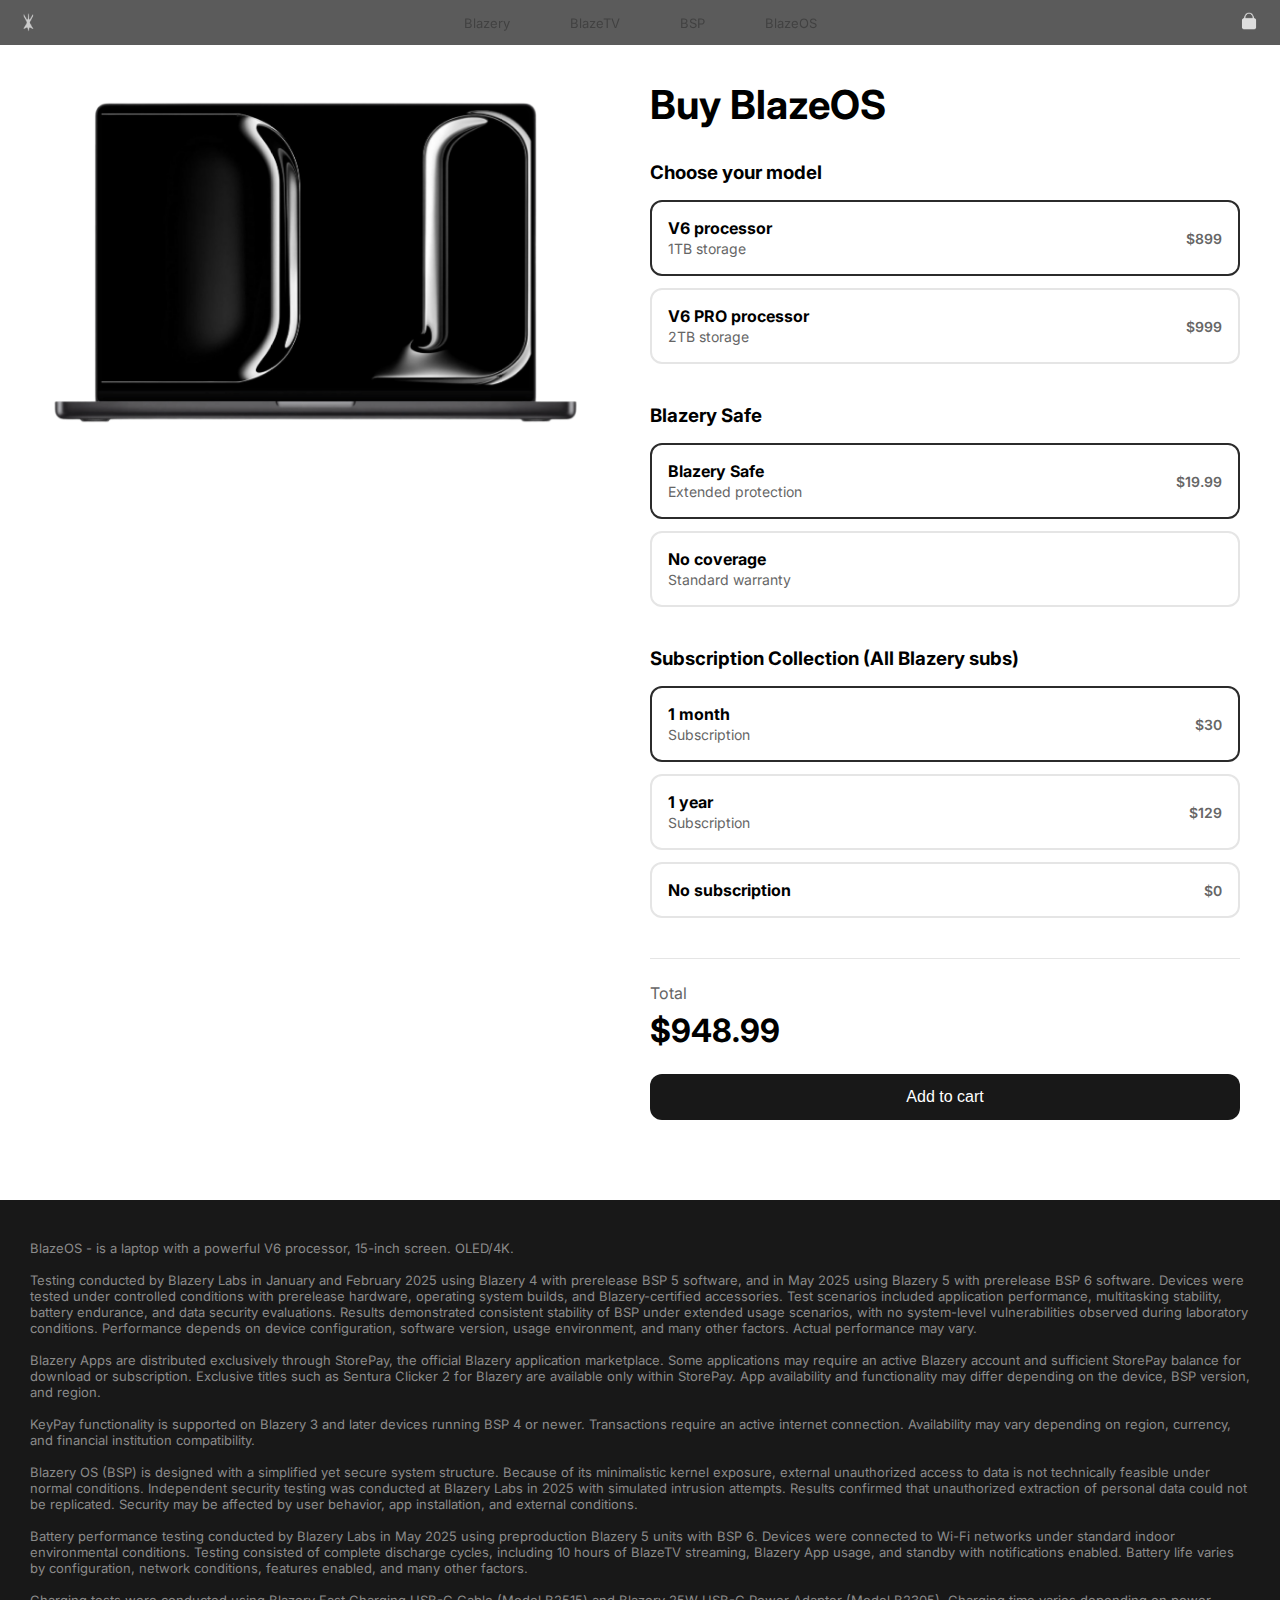
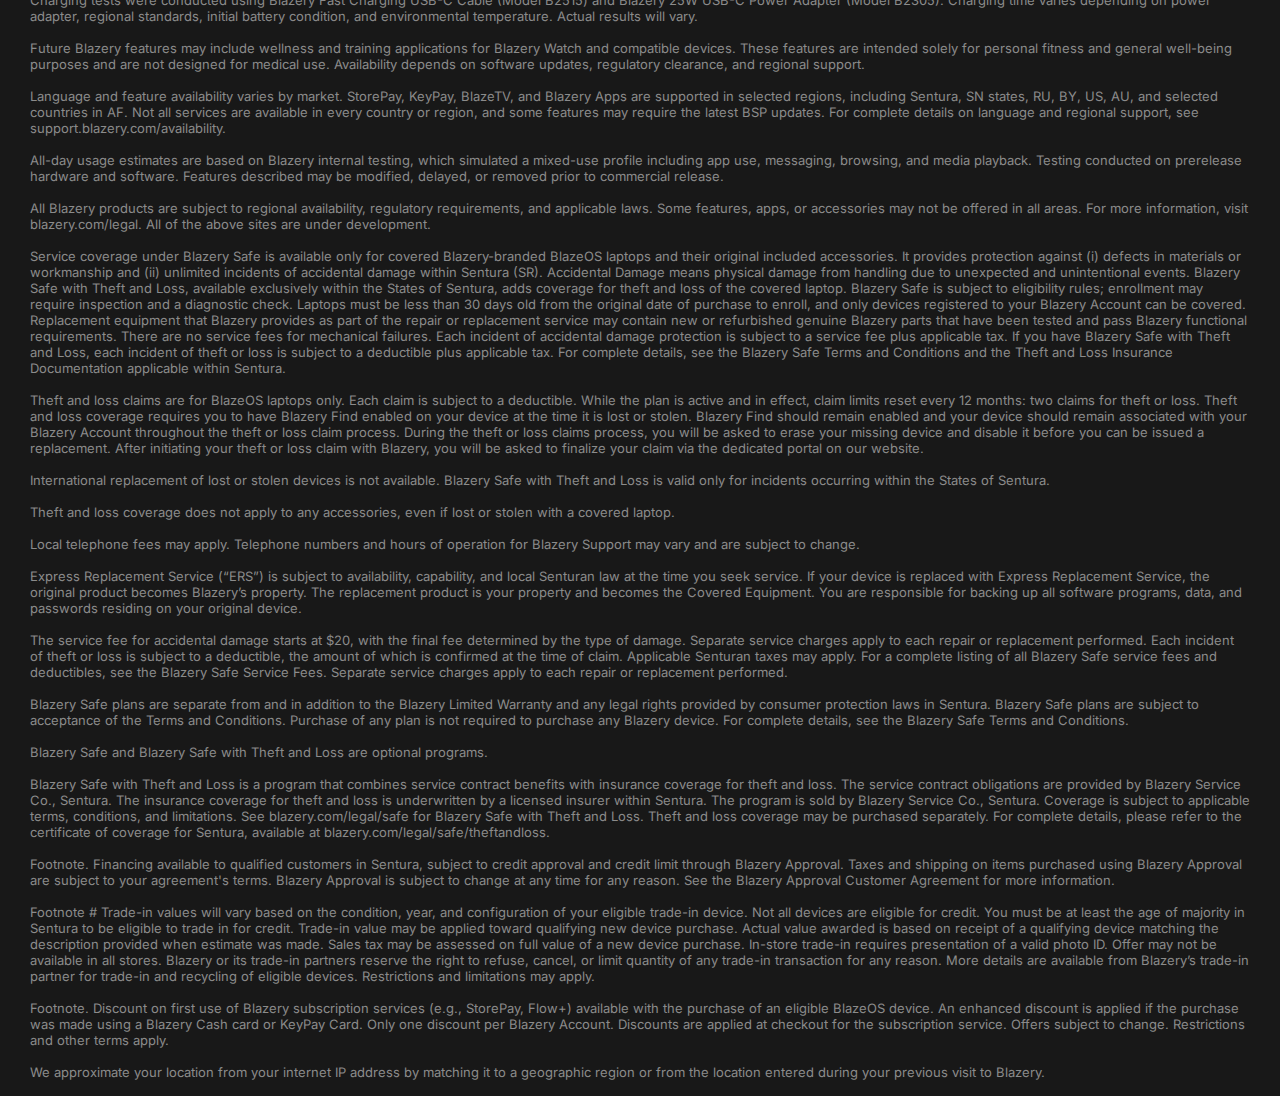
<file: blazeosbuy.html>
<!DOCTYPE html>
<html lang="ru">
<head>
  <meta charset="UTF-8">
  <meta name="viewport" content="width=device-width, initial-scale=1.0">
  <title>Buy BlazeOS</title>
  <link rel="icon" href="logod.png">

  <link rel="preconnect" href="https://fonts.googleapis.com">
  <link rel="preconnect" href="https://fonts.gstatic.com" crossorigin>
  <link href="https://fonts.googleapis.com/css2?family=Inter:wght@100..900&display=swap" rel="stylesheet">

  <link rel="stylesheet" href="style.css">
</head>
<body>



    
<header class="fixed-header">
  <nav class="navbar">
    <div class="nav-logo">
        <a href="index.html"><img src="blicon.png" alt="1"></a>
    </div>

    <ul class="nav-menu">
        <a class="nav-item" href="newblazery.html">Blazery</a>
        <a class="nav-item" href="blazetv.html">BlazeTV</a>
        <a class="nav-item" href="bspbuy.html">BSP</a>
        <a class="nav-item" href="blazeosbuy.html">BlazeOS</a>

        <!-- <li class="nav-item" href="#">Store</li> -->
    </ul>
    </div>
    <div class="nav-cart" id="cartIcon">
  <img src="cart.png" alt="Cart">
</div>

  </nav>
  



</header>

 <div class="cart-overlay" id="cartOverlay"></div>

  <!-- CART PANEL (ВНЕ header) -->
  <div class="cart-panel" id="cartPanel">
    <div class="cart-header">
      <h2 class="cart-title">Cart</h2>
      <button class="cart-close" id="cartClose">✕</button>
    </div>

    <div class="cart-content">
      <p class="cart-empty">Your cart is empty</p>
      <div class="cart-items"></div>
    </div>

    <div class="cart-footer">
      <div class="cart-total">
        Total: <span id="cartTotal">$0.00</span>
      </div>
            <a href="payment.html" class="deco"><button class="cart-pay" id="cartPay">Pay</button></a>

    </div>
  </div>



<section class="blz3-section">
  <div class="blz3-container">

    <div class="blz3-left">
      <img src="BLAZEOSV6.png" alt="Blazery Device">
    </div>

    <div class="blz3-right">
      <h1 class="blz3-title">Buy BlazeOS</h1>

      <div class="blz3-block">
        <h3>Choose your model</h3>

        <label class="blz3-option">
          <input type="radio" name="model3" value="899" checked>
          <div>
            <strong>V6 processor</strong>
            <span>1TB storage</span>
          </div>
          <span class="blz3-price">$899</span>
        </label>

        <label class="blz3-option">
          <input type="radio" name="model3" value="999">
          <div>
            <strong>V6 PRO processor</strong>
            <span>2TB storage</span>
          </div>
          <span class="blz3-price">$999</span>
        </label>
      </div>

      <div class="blz3-block">
        <h3>Blazery Safe</h3>

        <label class="blz3-option">
          <input type="radio" name="care3" value="19.99" checked>
          <div>
            <strong>Blazery Safe</strong>
            <span>Extended protection</span>
          </div>
          <span class="blz3-price">$19.99</span>
        </label>

        <label class="blz3-option">
          <input type="radio" name="care3" value="0">
          <div>
            <strong>No coverage</strong>
            <span>Standard warranty</span>
          </div>
        </label>
      </div>

      <div class="blz3-block">
        <h3>Subscription Collection (All Blazery subs)</h3>

        <label class="blz3-option">
          <input type="radio" name="flow3" value="30" checked>
          <div>
            <strong>1 month</strong>
            <span>Subscription</span>
          </div>
          <span class="blz3-price">$30</span>
        </label>

        <label class="blz3-option">
          <input type="radio" name="flow3" value="129">
          <div>
            <strong>1 year</strong>
            <span>Subscription</span>
          </div>
          <span class="blz3-price">$129</span>
        </label>

        <label class="blz3-option">
          <input type="radio" name="flow3" value="0">
          <div>
            <strong>No subscription</strong>
            <span></span>
          </div>
          <span class="blz3-price">$0</span>
        </label>
      </div>

      <div class="blz3-summary">
        <p class="blz3-summary-title">Total</p>
        <p class="blz3-summary-price">
          $<span id="blz3-total" class="blz3-animate-price">0.00</span>
        </p>
        <!-- <button class="blz3-buy">Buy now</button> -->
        <button class="add-to-cart blz3-buy" 
        data-title="BlazeOS" 
        data-price="899" 
        data-image="cartblos.png">
        Add to cart
      </button>

      </div> 

    </div>
  </div>
</section>

<script>
  const allOptions3 = document.querySelectorAll('.blz3-option');
  const totalEl3 = document.getElementById('blz3-total');

  function updateActiveStates3() {
    allOptions3.forEach(option => {
      const input = option.querySelector('input');
      option.classList.toggle('blz3-option--active', input.checked);
    });
  }

  function calculateTotal3() {
    let total = 0;
    document.querySelectorAll('input[type="radio"]:checked').forEach(input => {
      total += Number(input.value);
    });

    totalEl3.classList.remove('blz3-price-animate');
    void totalEl3.offsetWidth;
    totalEl3.textContent = total.toFixed(2);
    totalEl3.classList.add('blz3-price-animate');
  }

  document.querySelectorAll('input').forEach(input => {
    input.addEventListener('change', () => {
      updateActiveStates3();
      calculateTotal3();
    });
  });

  updateActiveStates3();
  calculateTotal3();
</script>



<section class="sect5">
        <p class="foot">BlazeOS - is a laptop with a powerful V6 processor, 15-inch screen. OLED/4K.<br><br>Testing conducted by Blazery Labs in January and February 2025 using Blazery 4 with prerelease BSP 5 software, and in May 2025 using Blazery 5 with prerelease BSP 6 software. Devices were tested under controlled conditions with prerelease hardware, operating system builds, and Blazery-certified accessories. Test scenarios included application performance, multitasking stability, battery endurance, and data security evaluations. Results demonstrated consistent stability of BSP under extended usage scenarios, with no system-level vulnerabilities observed during laboratory conditions. Performance depends on device configuration, software version, usage environment, and many other factors. Actual performance may vary. <br><br>

            Blazery Apps are distributed exclusively through StorePay, the official Blazery application marketplace. Some applications may require an active Blazery account and sufficient StorePay balance for download or subscription. Exclusive titles such as Sentura Clicker 2 for Blazery are available only within StorePay. App availability and functionality may differ depending on the device, BSP version, and region.<br><br>

KeyPay functionality is supported on Blazery 3 and later devices running BSP 4 or newer. Transactions require an active internet connection. Availability may vary depending on region, currency, and financial institution compatibility.<br><br>

Blazery OS (BSP) is designed with a simplified yet secure system structure. Because of its minimalistic kernel exposure, external unauthorized access to data is not technically feasible under normal conditions. Independent security testing was conducted at Blazery Labs in 2025 with simulated intrusion attempts. Results confirmed that unauthorized extraction of personal data could not be replicated. Security may be affected by user behavior, app installation, and external conditions.<br><br>

Battery performance testing conducted by Blazery Labs in May 2025 using preproduction Blazery 5 units with BSP 6. Devices were connected to Wi-Fi networks under standard indoor environmental conditions. Testing consisted of complete discharge cycles, including 10 hours of BlazeTV streaming, Blazery App usage, and standby with notifications enabled. Battery life varies by configuration, network conditions, features enabled, and many other factors.<br><br>

Charging tests were conducted using Blazery Fast Charging USB-C Cable (Model B2515) and Blazery 25W USB-C Power Adapter (Model B2305). Charging time varies depending on power adapter, regional standards, initial battery condition, and environmental temperature. Actual results will vary.<br><br>

Future Blazery features may include wellness and training applications for Blazery Watch and compatible devices. These features are intended solely for personal fitness and general well-being purposes and are not designed for medical use. Availability depends on software updates, regulatory clearance, and regional support.<br><br>

Language and feature availability varies by market. StorePay, KeyPay, BlazeTV, and Blazery Apps are supported in selected regions, including Sentura, SN states, RU, BY, US, AU, and selected countries in AF. Not all services are available in every country or region, and some features may require the latest BSP updates. For complete details on language and regional support, see support.blazery.com/availability.<br><br>

All-day usage estimates are based on Blazery internal testing, which simulated a mixed-use profile including app use, messaging, browsing, and media playback. Testing conducted on prerelease hardware and software. Features described may be modified, delayed, or removed prior to commercial release.<br><br>

All Blazery products are subject to regional availability, regulatory requirements, and applicable laws. Some features, apps, or accessories may not be offered in all areas. For more information, visit blazery.com/legal. All of the above sites are under development.<br><br>

Service coverage under Blazery Safe is available only for covered Blazery-branded BlazeOS laptops and their original included accessories. It provides protection against (i) defects in materials or workmanship and (ii) unlimited incidents of accidental damage within Sentura (SR). Accidental Damage means physical damage from handling due to unexpected and unintentional events. Blazery Safe with Theft and Loss, available exclusively within the States of Sentura, adds coverage for theft and loss of the covered laptop. Blazery Safe is subject to eligibility rules; enrollment may require inspection and a diagnostic check. Laptops must be less than 30 days old from the original date of purchase to enroll, and only devices registered to your Blazery Account can be covered. Replacement equipment that Blazery provides as part of the repair or replacement service may contain new or refurbished genuine Blazery parts that have been tested and pass Blazery functional requirements. There are no service fees for mechanical failures. Each incident of accidental damage protection is subject to a service fee plus applicable tax. If you have Blazery Safe with Theft and Loss, each incident of theft or loss is subject to a deductible plus applicable tax. For complete details, see the Blazery Safe Terms and Conditions and the Theft and Loss Insurance Documentation applicable within Sentura.<br><br>

Theft and loss claims are for BlazeOS laptops only. Each claim is subject to a deductible. While the plan is active and in effect, claim limits reset every 12 months: two claims for theft or loss. Theft and loss coverage requires you to have Blazery Find enabled on your device at the time it is lost or stolen. Blazery Find should remain enabled and your device should remain associated with your Blazery Account throughout the theft or loss claim process. During the theft or loss claims process, you will be asked to erase your missing device and disable it before you can be issued a replacement. After initiating your theft or loss claim with Blazery, you will be asked to finalize your claim via the dedicated portal on our website.<br><br>

International replacement of lost or stolen devices is not available. Blazery Safe with Theft and Loss is valid only for incidents occurring within the States of Sentura.<br><br>

Theft and loss coverage does not apply to any accessories, even if lost or stolen with a covered laptop.<br><br>

Local telephone fees may apply. Telephone numbers and hours of operation for Blazery Support may vary and are subject to change.<br><br>

Express Replacement Service (“ERS”) is subject to availability, capability, and local Senturan law at the time you seek service. If your device is replaced with Express Replacement Service, the original product becomes Blazery’s property. The replacement product is your property and becomes the Covered Equipment. You are responsible for backing up all software programs, data, and passwords residing on your original device.<br><br>

The service fee for accidental damage starts at $20, with the final fee determined by the type of damage. Separate service charges apply to each repair or replacement performed. Each incident of theft or loss is subject to a deductible, the amount of which is confirmed at the time of claim. Applicable Senturan taxes may apply. For a complete listing of all Blazery Safe service fees and deductibles, see the Blazery Safe Service Fees. Separate service charges apply to each repair or replacement performed.<br><br>

Blazery Safe plans are separate from and in addition to the Blazery Limited Warranty and any legal rights provided by consumer protection laws in Sentura. Blazery Safe plans are subject to acceptance of the Terms and Conditions. Purchase of any plan is not required to purchase any Blazery device. For complete details, see the Blazery Safe Terms and Conditions.<br><br>

Blazery Safe and Blazery Safe with Theft and Loss are optional programs.<br><br>

Blazery Safe with Theft and Loss is a program that combines service contract benefits with insurance coverage for theft and loss. The service contract obligations are provided by Blazery Service Co., Sentura. The insurance coverage for theft and loss is underwritten by a licensed insurer within Sentura. The program is sold by Blazery Service Co., Sentura. Coverage is subject to applicable terms, conditions, and limitations. See blazery.com/legal/safe for Blazery Safe with Theft and Loss. Theft and loss coverage may be purchased separately. For complete details, please refer to the certificate of coverage for Sentura, available at blazery.com/legal/safe/theftandloss.<br><br>

Footnote. Financing available to qualified customers in Sentura, subject to credit approval and credit limit through Blazery Approval. Taxes and shipping on items purchased using Blazery Approval are subject to your agreement's terms. Blazery Approval is subject to change at any time for any reason. See the Blazery Approval Customer Agreement for more information.<br><br>

Footnote # Trade-in values will vary based on the condition, year, and configuration of your eligible trade-in device. Not all devices are eligible for credit. You must be at least the age of majority in Sentura to be eligible to trade in for credit. Trade-in value may be applied toward qualifying new device purchase. Actual value awarded is based on receipt of a qualifying device matching the description provided when estimate was made. Sales tax may be assessed on full value of a new device purchase. In-store trade-in requires presentation of a valid photo ID. Offer may not be available in all stores. Blazery or its trade-in partners reserve the right to refuse, cancel, or limit quantity of any trade-in transaction for any reason. More details are available from Blazery’s trade-in partner for trade-in and recycling of eligible devices. Restrictions and limitations may apply.<br><br>

Footnote. Discount on first use of Blazery subscription services (e.g., StorePay, Flow+) available with the purchase of an eligible BlazeOS device. An enhanced discount is applied if the purchase was made using a Blazery Cash card or KeyPay Card. Only one discount per Blazery Account. Discounts are applied at checkout for the subscription service. Offers subject to change. Restrictions and other terms apply.<br><br>

We approximate your location from your internet IP address by matching it to a geographic region or from the location entered during your previous visit to Blazery.<br><br>
</p>
    </section>


    



        

<script>
/* ===== ELEMENTS ===== */
const cartIcon    = document.getElementById('cartIcon');
const cartOverlay = document.getElementById('cartOverlay');
const cartPanel   = document.getElementById('cartPanel');
const cartClose   = document.getElementById('cartClose');
const cartItems   = document.querySelector('.cart-items');
const cartEmpty   = document.querySelector('.cart-empty');
const cartTotal   = document.getElementById('cartTotal');
const cartPay     = document.getElementById('cartPay');

/* ===== STATE ===== */
let cart = JSON.parse(localStorage.getItem('cart'));
if (!Array.isArray(cart)) cart = [];

/* ===== OPEN / CLOSE ===== */
function openCart() {
  cartOverlay.classList.add('active');
  cartPanel.classList.add('active');
}

function closeCart() {
  cartOverlay.classList.remove('active');
  cartPanel.classList.remove('active');
}

cartIcon.addEventListener('click', openCart);
cartOverlay.addEventListener('click', closeCart);
if (cartClose) cartClose.addEventListener('click', closeCart);

/* ===== UPDATE UI ===== */
function updateCartUI() {
  cartItems.innerHTML = '';

  // ВСЕГДА сохраняем
  localStorage.setItem('cart', JSON.stringify(cart));

  if (cart.length === 0) {
    cartEmpty.style.display = 'block';
    cartItems.style.display = 'none';
    cartPay.style.display = 'none';
    cartTotal.textContent = '$0.00';
    return;
  }

  cartEmpty.style.display = 'none';
  cartItems.style.display = 'flex';
  cartPay.style.display = 'block';

  let total = 0;

  cart.forEach((item, index) => {
    total += item.price;

    const el = document.createElement('div');
    el.className = 'cart-item';
    el.innerHTML = `
      <img src="${item.image}">
      <div class="cart-item-info">
        <div class="cart-item-title">${item.title}</div>
        <div class="cart-item-price">$${item.price.toFixed(2)}</div>
      </div>
      <button class="cart-remove" data-index="${index}">✕</button>
    `;
    cartItems.appendChild(el);
  });

  cartTotal.textContent = `$${total.toFixed(2)}`;
}

/* ===== ADD TO CART ===== */
document.querySelectorAll('.add-to-cart').forEach(btn => {
  btn.addEventListener('click', () => {
    const title = btn.dataset.title || 'Item';
    const image = btn.dataset.image || '';
    const price = parseFloat(document.getElementById('blz3-total')?.textContent) || 0;

    cart.push({ title, price, image });
    updateCartUI();
    openCart();
  });
});

/* ===== REMOVE ===== */
cartItems.addEventListener('click', e => {
  if (!e.target.classList.contains('cart-remove')) return;

  const index = +e.target.dataset.index;
  cart.splice(index, 1);
  updateCartUI();
});

/* ===== INIT ===== */
updateCartUI();
</script>






</body>
</html>
</file>
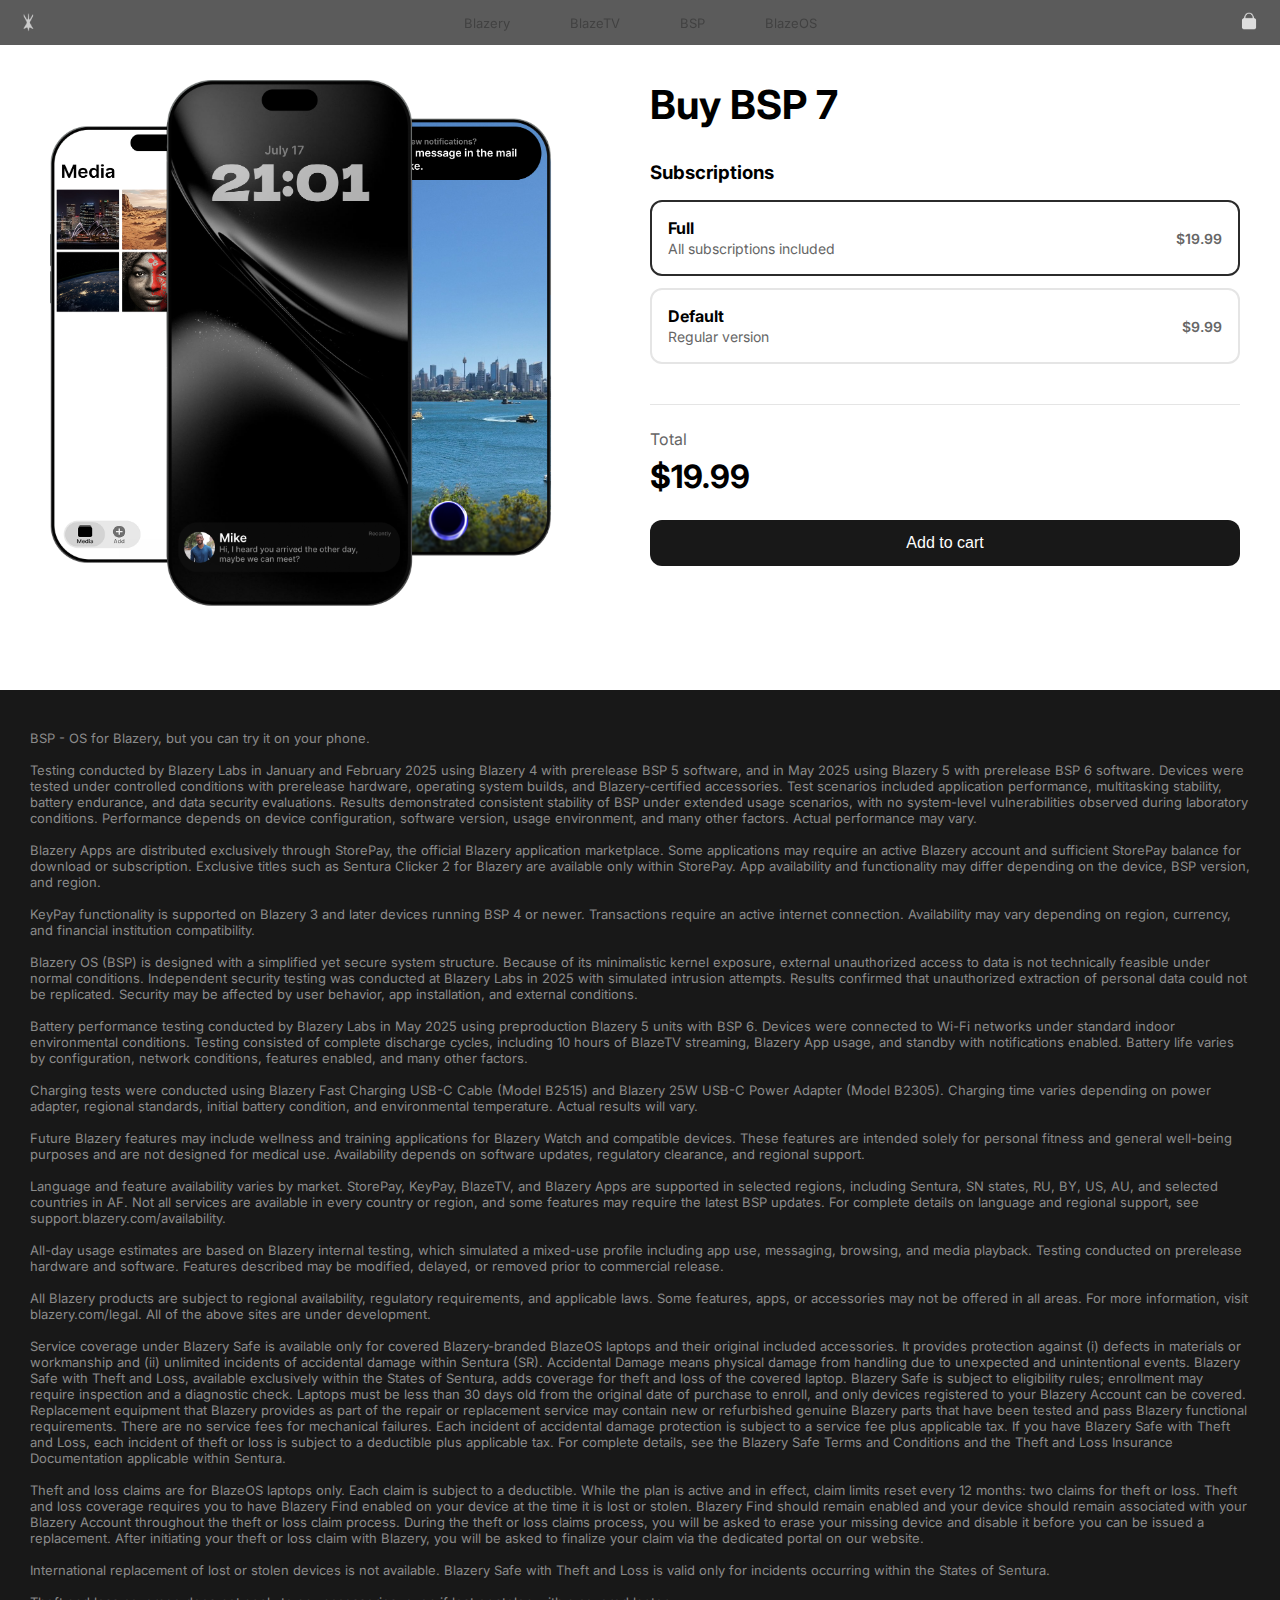
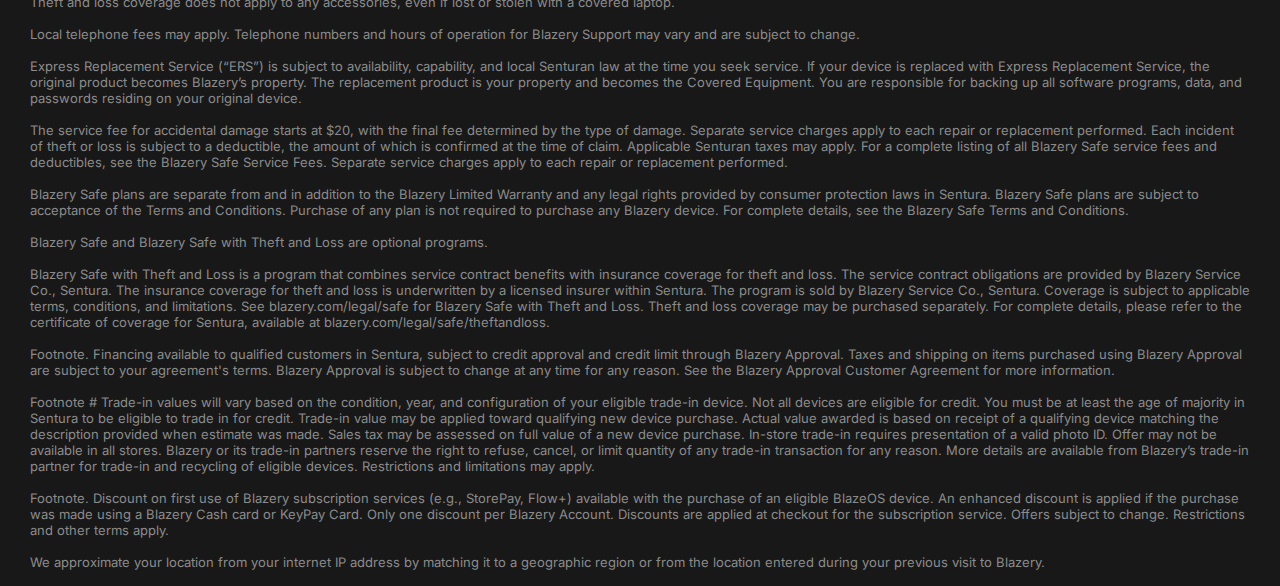
<file: bspbuy.html>
<!DOCTYPE html>
<html lang="ru">
<head>
  <meta charset="UTF-8">
  <meta name="viewport" content="width=device-width, initial-scale=1.0">
  <title>Buy BSP 7</title>
  <link rel="icon" href="logod.png">

  <link rel="preconnect" href="https://fonts.googleapis.com">
  <link rel="preconnect" href="https://fonts.gstatic.com" crossorigin>
  <link href="https://fonts.googleapis.com/css2?family=Inter:wght@100..900&display=swap" rel="stylesheet">

  <link rel="stylesheet" href="style.css">
</head>
<body>



    
<header class="fixed-header">
  <nav class="navbar">
    <div class="nav-logo">
        <a href="index.html"><img src="blicon.png" alt="1"></a>
    </div>

    <ul class="nav-menu">
        <a class="nav-item" href="newblazery.html">Blazery</a>
        <a class="nav-item" href="blazetv.html">BlazeTV</a>
        <a class="nav-item" href="bspbuy.html">BSP</a>
        <a class="nav-item" href="blazeosbuy.html">BlazeOS</a>

        <!-- <li class="nav-item" href="#">Store</li> -->
    </ul>
    </div>
    <div class="nav-cart" id="cartIcon">
  <img src="cart.png" alt="Cart">
</div>

  </nav>
  



</header>

 <div class="cart-overlay" id="cartOverlay"></div>

  <!-- CART PANEL (ВНЕ header) -->
  <div class="cart-panel" id="cartPanel">
    <div class="cart-header">
      <h2 class="cart-title">Cart</h2>
      <button class="cart-close" id="cartClose">✕</button>
    </div>

    <div class="cart-content">
      <p class="cart-empty">Your cart is empty</p>
      <div class="cart-items"></div>
    </div>

    <div class="cart-footer">
      <div class="cart-total">
        Total: <span id="cartTotal">$0.00</span>
      </div>
            <a href="payment.html" class="deco"><button class="cart-pay" id="cartPay">Pay</button></a>

    </div>
  </div>



<section class="blz4-section">
  <div class="blz4-container">

    <div class="blz4-left">
      <img src="bsp7buy.png" alt="Blazery Device">
    </div>

    <div class="blz4-right">
      <h1 class="blz4-title">Buy BSP 7</h1>

      <div class="blz4-block">
        <h3>Subscriptions</h3>

        <label class="blz4-option">
          <input type="radio" name="model4" value="19.99" checked>
          <div>
            <strong>Full</strong>
            <span>All subscriptions included</span>
          </div>
          <span class="blz4-price">$19.99</span>
        </label>

        <label class="blz4-option">
          <input type="radio" name="model4" value="9.99">
          <div>
            <strong>Default</strong>
            <span>Regular version</span>
          </div>
          <span class="blz4-price">$9.99</span>
        </label>
      </div>

      <div class="blz4-summary">
        <p class="blz4-summary-title">Total</p>
        <p class="blz4-summary-price">
          $<span id="blz4-total" class="blz4-animate-price">0.00</span>
        </p>

        <button class="add-to-cart blz4-buy" 
          data-title="BSP" 
          data-price="19.99" 
          data-image="cartbsp.png">
          Add to cart
        </button>
      </div> 

    </div>
  </div>
</section>

<script>
  const allOptions4 = document.querySelectorAll('.blz4-option');
  const totalEl4 = document.getElementById('blz4-total');

  function updateActiveStates4() {
    allOptions4.forEach(option => {
      const input = option.querySelector('input');
      option.classList.toggle('blz4-option--active', input.checked);
    });
  }

  function calculateTotal4() {
    let total = 0;
    document.querySelectorAll('input[type="radio"]:checked').forEach(input => {
      total += Number(input.value);
    });

    totalEl4.classList.remove('blz4-price-animate');
    void totalEl4.offsetWidth;
    totalEl4.textContent = total.toFixed(2);
    totalEl4.classList.add('blz4-price-animate');
  }

  document.querySelectorAll('input').forEach(input => {
    input.addEventListener('change', () => {
      updateActiveStates4();
      calculateTotal4();
    });
  });

  updateActiveStates4();
  calculateTotal4();
</script>




<section class="sect5">
        <p class="foot">BSP - OS for Blazery, but you can try it on your phone.<br><br>Testing conducted by Blazery Labs in January and February 2025 using Blazery 4 with prerelease BSP 5 software, and in May 2025 using Blazery 5 with prerelease BSP 6 software. Devices were tested under controlled conditions with prerelease hardware, operating system builds, and Blazery-certified accessories. Test scenarios included application performance, multitasking stability, battery endurance, and data security evaluations. Results demonstrated consistent stability of BSP under extended usage scenarios, with no system-level vulnerabilities observed during laboratory conditions. Performance depends on device configuration, software version, usage environment, and many other factors. Actual performance may vary. <br><br>

            Blazery Apps are distributed exclusively through StorePay, the official Blazery application marketplace. Some applications may require an active Blazery account and sufficient StorePay balance for download or subscription. Exclusive titles such as Sentura Clicker 2 for Blazery are available only within StorePay. App availability and functionality may differ depending on the device, BSP version, and region.<br><br>

KeyPay functionality is supported on Blazery 3 and later devices running BSP 4 or newer. Transactions require an active internet connection. Availability may vary depending on region, currency, and financial institution compatibility.<br><br>

Blazery OS (BSP) is designed with a simplified yet secure system structure. Because of its minimalistic kernel exposure, external unauthorized access to data is not technically feasible under normal conditions. Independent security testing was conducted at Blazery Labs in 2025 with simulated intrusion attempts. Results confirmed that unauthorized extraction of personal data could not be replicated. Security may be affected by user behavior, app installation, and external conditions.<br><br>

Battery performance testing conducted by Blazery Labs in May 2025 using preproduction Blazery 5 units with BSP 6. Devices were connected to Wi-Fi networks under standard indoor environmental conditions. Testing consisted of complete discharge cycles, including 10 hours of BlazeTV streaming, Blazery App usage, and standby with notifications enabled. Battery life varies by configuration, network conditions, features enabled, and many other factors.<br><br>

Charging tests were conducted using Blazery Fast Charging USB-C Cable (Model B2515) and Blazery 25W USB-C Power Adapter (Model B2305). Charging time varies depending on power adapter, regional standards, initial battery condition, and environmental temperature. Actual results will vary.<br><br>

Future Blazery features may include wellness and training applications for Blazery Watch and compatible devices. These features are intended solely for personal fitness and general well-being purposes and are not designed for medical use. Availability depends on software updates, regulatory clearance, and regional support.<br><br>

Language and feature availability varies by market. StorePay, KeyPay, BlazeTV, and Blazery Apps are supported in selected regions, including Sentura, SN states, RU, BY, US, AU, and selected countries in AF. Not all services are available in every country or region, and some features may require the latest BSP updates. For complete details on language and regional support, see support.blazery.com/availability.<br><br>

All-day usage estimates are based on Blazery internal testing, which simulated a mixed-use profile including app use, messaging, browsing, and media playback. Testing conducted on prerelease hardware and software. Features described may be modified, delayed, or removed prior to commercial release.<br><br>

All Blazery products are subject to regional availability, regulatory requirements, and applicable laws. Some features, apps, or accessories may not be offered in all areas. For more information, visit blazery.com/legal. All of the above sites are under development.<br><br>

Service coverage under Blazery Safe is available only for covered Blazery-branded BlazeOS laptops and their original included accessories. It provides protection against (i) defects in materials or workmanship and (ii) unlimited incidents of accidental damage within Sentura (SR). Accidental Damage means physical damage from handling due to unexpected and unintentional events. Blazery Safe with Theft and Loss, available exclusively within the States of Sentura, adds coverage for theft and loss of the covered laptop. Blazery Safe is subject to eligibility rules; enrollment may require inspection and a diagnostic check. Laptops must be less than 30 days old from the original date of purchase to enroll, and only devices registered to your Blazery Account can be covered. Replacement equipment that Blazery provides as part of the repair or replacement service may contain new or refurbished genuine Blazery parts that have been tested and pass Blazery functional requirements. There are no service fees for mechanical failures. Each incident of accidental damage protection is subject to a service fee plus applicable tax. If you have Blazery Safe with Theft and Loss, each incident of theft or loss is subject to a deductible plus applicable tax. For complete details, see the Blazery Safe Terms and Conditions and the Theft and Loss Insurance Documentation applicable within Sentura.<br><br>

Theft and loss claims are for BlazeOS laptops only. Each claim is subject to a deductible. While the plan is active and in effect, claim limits reset every 12 months: two claims for theft or loss. Theft and loss coverage requires you to have Blazery Find enabled on your device at the time it is lost or stolen. Blazery Find should remain enabled and your device should remain associated with your Blazery Account throughout the theft or loss claim process. During the theft or loss claims process, you will be asked to erase your missing device and disable it before you can be issued a replacement. After initiating your theft or loss claim with Blazery, you will be asked to finalize your claim via the dedicated portal on our website.<br><br>

International replacement of lost or stolen devices is not available. Blazery Safe with Theft and Loss is valid only for incidents occurring within the States of Sentura.<br><br>

Theft and loss coverage does not apply to any accessories, even if lost or stolen with a covered laptop.<br><br>

Local telephone fees may apply. Telephone numbers and hours of operation for Blazery Support may vary and are subject to change.<br><br>

Express Replacement Service (“ERS”) is subject to availability, capability, and local Senturan law at the time you seek service. If your device is replaced with Express Replacement Service, the original product becomes Blazery’s property. The replacement product is your property and becomes the Covered Equipment. You are responsible for backing up all software programs, data, and passwords residing on your original device.<br><br>

The service fee for accidental damage starts at $20, with the final fee determined by the type of damage. Separate service charges apply to each repair or replacement performed. Each incident of theft or loss is subject to a deductible, the amount of which is confirmed at the time of claim. Applicable Senturan taxes may apply. For a complete listing of all Blazery Safe service fees and deductibles, see the Blazery Safe Service Fees. Separate service charges apply to each repair or replacement performed.<br><br>

Blazery Safe plans are separate from and in addition to the Blazery Limited Warranty and any legal rights provided by consumer protection laws in Sentura. Blazery Safe plans are subject to acceptance of the Terms and Conditions. Purchase of any plan is not required to purchase any Blazery device. For complete details, see the Blazery Safe Terms and Conditions.<br><br>

Blazery Safe and Blazery Safe with Theft and Loss are optional programs.<br><br>

Blazery Safe with Theft and Loss is a program that combines service contract benefits with insurance coverage for theft and loss. The service contract obligations are provided by Blazery Service Co., Sentura. The insurance coverage for theft and loss is underwritten by a licensed insurer within Sentura. The program is sold by Blazery Service Co., Sentura. Coverage is subject to applicable terms, conditions, and limitations. See blazery.com/legal/safe for Blazery Safe with Theft and Loss. Theft and loss coverage may be purchased separately. For complete details, please refer to the certificate of coverage for Sentura, available at blazery.com/legal/safe/theftandloss.<br><br>

Footnote. Financing available to qualified customers in Sentura, subject to credit approval and credit limit through Blazery Approval. Taxes and shipping on items purchased using Blazery Approval are subject to your agreement's terms. Blazery Approval is subject to change at any time for any reason. See the Blazery Approval Customer Agreement for more information.<br><br>

Footnote # Trade-in values will vary based on the condition, year, and configuration of your eligible trade-in device. Not all devices are eligible for credit. You must be at least the age of majority in Sentura to be eligible to trade in for credit. Trade-in value may be applied toward qualifying new device purchase. Actual value awarded is based on receipt of a qualifying device matching the description provided when estimate was made. Sales tax may be assessed on full value of a new device purchase. In-store trade-in requires presentation of a valid photo ID. Offer may not be available in all stores. Blazery or its trade-in partners reserve the right to refuse, cancel, or limit quantity of any trade-in transaction for any reason. More details are available from Blazery’s trade-in partner for trade-in and recycling of eligible devices. Restrictions and limitations may apply.<br><br>

Footnote. Discount on first use of Blazery subscription services (e.g., StorePay, Flow+) available with the purchase of an eligible BlazeOS device. An enhanced discount is applied if the purchase was made using a Blazery Cash card or KeyPay Card. Only one discount per Blazery Account. Discounts are applied at checkout for the subscription service. Offers subject to change. Restrictions and other terms apply.<br><br>

We approximate your location from your internet IP address by matching it to a geographic region or from the location entered during your previous visit to Blazery.<br><br>
</p>
    </section>


    



        

<script>
/* ===== ELEMENTS ===== */
const cartIcon    = document.getElementById('cartIcon');
const cartOverlay = document.getElementById('cartOverlay');
const cartPanel   = document.getElementById('cartPanel');
const cartClose   = document.getElementById('cartClose');
const cartItems   = document.querySelector('.cart-items');
const cartEmpty   = document.querySelector('.cart-empty');
const cartTotal   = document.getElementById('cartTotal');
const cartPay     = document.getElementById('cartPay');

/* ===== STATE ===== */
let cart = JSON.parse(localStorage.getItem('cart'));
if (!Array.isArray(cart)) cart = [];

/* ===== OPEN / CLOSE ===== */
function openCart() {
  cartOverlay.classList.add('active');
  cartPanel.classList.add('active');
}

function closeCart() {
  cartOverlay.classList.remove('active');
  cartPanel.classList.remove('active');
}

cartIcon.addEventListener('click', openCart);
cartOverlay.addEventListener('click', closeCart);
if (cartClose) cartClose.addEventListener('click', closeCart);

/* ===== UPDATE UI ===== */
function updateCartUI() {
  cartItems.innerHTML = '';

  // ВСЕГДА сохраняем
  localStorage.setItem('cart', JSON.stringify(cart));

  if (cart.length === 0) {
    cartEmpty.style.display = 'block';
    cartItems.style.display = 'none';
    cartPay.style.display = 'none';
    cartTotal.textContent = '$0.00';
    return;
  }

  cartEmpty.style.display = 'none';
  cartItems.style.display = 'flex';
  cartPay.style.display = 'block';

  let total = 0;

  cart.forEach((item, index) => {
    total += item.price;

    const el = document.createElement('div');
    el.className = 'cart-item';
    el.innerHTML = `
      <img src="${item.image}">
      <div class="cart-item-info">
        <div class="cart-item-title">${item.title}</div>
        <div class="cart-item-price">$${item.price.toFixed(2)}</div>
      </div>
      <button class="cart-remove" data-index="${index}">✕</button>
    `;
    cartItems.appendChild(el);
  });

  cartTotal.textContent = `$${total.toFixed(2)}`;
}

/* ===== ADD TO CART ===== */
document.querySelectorAll('.add-to-cart').forEach(btn => {
  btn.addEventListener('click', () => {
    const title = btn.dataset.title || 'Item';
    const image = btn.dataset.image || '';
    const price = parseFloat(document.getElementById('blz4-total')?.textContent) || 0;

    cart.push({ title, price, image });
    updateCartUI();
    openCart();
  });
});

/* ===== REMOVE ===== */
cartItems.addEventListener('click', e => {
  if (!e.target.classList.contains('cart-remove')) return;

  const index = +e.target.dataset.index;
  cart.splice(index, 1);
  updateCartUI();
});

/* ===== INIT ===== */
updateCartUI();
</script>






</body>
</html>
</file>
<file: style.css>
* {
    margin: 0;
    padding: 0;
}

html, body {
    -webkit-touch-callout: none;    /* iOS Safari */
    -webkit-user-select: none;      /* Safari */
    -khtml-user-select: none;       /* Konqueror HTML */
    -moz-user-select: none;         /* Firefox */
    -ms-user-select: none;          /* Internet Explorer/Edge */
    user-select: none;              /* Non-prefixed version */
    cursor: default;                /* Курсор по умолчанию */
}

body {
    background: #000000;
    color: #000000;
}

header {
    position: fixed;
    top: 0;
    width: 100%;
    background: #000000a4;
    backdrop-filter: blur(20px);
    z-index: 1001;
    padding: 0;
}

.blazery header {
    background: #000000a4;
}

.blazery .nav-cart{
  filter: invert(1);
}

.navbar {
    display: flex;
    align-items: center;
    height: 45px;
    max-width: 1200px; /* Ограничиваем ширину на больших экранах */
    margin: 0 auto; /* Центрируем nav */
    padding: 0 20px; /* Отступы по бокам */
    padding-left: 0;
}

/* Лого прижимаем к левому краю */
.nav-logo {
    position: absolute; /* Абсолютное позиционирование */
    left: 0px; /* Отступ от левого края */
    top: 50%;
    transform: translateY(-50%);
}

.nav-logo img {
    height: 57px;
    width: auto;
    background-image: url('blicon.png');
    filter: invert(0.2);
}

.blazery .nav-logo img {
    filter: invert(0.2);
}

/* Меню по центру */
.nav-menu {
    display: flex;
    gap: 60px; /* Расстояние между пунктами */
    list-style: none;
    margin: 0;
    padding: 0;
    position: absolute; /* Абсолютное позиционирование */
    left: 50%; /* Сдвигаем на 50% вправо */
    transform: translateX(-50%); /* И возвращаем на 50% своего width назад */
}

/* Пункты меню */
.nav-item {
    color: #363636b7;
    backdrop-filter: blur(1);
    font-family: 'Inter', sans-serif;
    text-decoration: none;
    font-size: 13px;
    transition: opacity 0.3s;
}

.blazery .nav-item {
    color: #6e6e6e;
}

.nav-item:hover {
    opacity: 0.8;
    cursor: pointer;
}




/* CART ICON */
.nav-cart {
    position: absolute;
    right: 20px;
    top: 50%;
    transform: translateY(-50%);
    cursor: pointer;
    filter: invert(1);
}

.nav-cart img {
    width: 22px;
    height: 22px;
    opacity: .8;
}

.nav-cart img:hover {
    opacity: 1;
}





/* OVERLAY */
.cart-overlay {
    position: fixed;
    inset: 0;
    background: rgba(0,0,0,.35);
    backdrop-filter: blur(10px);
    opacity: 0;
    pointer-events: none;
    transition: .3s;
    z-index: 90;
    margin-top: 45px;
}

.cart-overlay.active {
    opacity: 1;
    pointer-events: all;
}

/* PANEL */
.cart-panel {
    position: fixed;
    top: 0;
    right: 0;

    width: 42vw;          /* ДЕСКТОП */
    max-width: 520px;
    height: 100vh;

    background: #fff;
    transform: translateX(100%);
    transition: transform .35s ease;
    z-index: 100;

    display: flex;
    flex-direction: column;
}

/* МОБИЛКИ — НА ВЕСЬ ЭКРАН */
@media (max-width: 768px) {
    .cart-panel {
        width: 100vw;
        max-width: none;
    }
}

.cart-panel.active {
    transform: translateX(0);
}

/* HEADER HEIGHT = 45px */
.cart-header {
    margin-top: 55px; /* под шапку */
    padding: 20px;
    display: flex;
    justify-content: space-between;
    align-items: center;
}

/* Заголовок */
.cart-title {
    font-family: Inter, system-ui;
    font-size: 20px;
    font-weight: 600;
    opacity: 0;
    transform: translateY(6px);
    transition: .3s ease;
}

/* Крестик */
.cart-close {
    background: none;
    border: none;
    font-size: 22px;
    cursor: pointer;
    opacity: 0;
    transform: translateY(6px);
    transition: .3s ease;
}

/* Когда корзина открыта — появляется */
.cart-panel.active .cart-title,
.cart-panel.active .cart-close {
    opacity: 1;
    transform: translateY(0);
}

.cart-content {
    position: relative;
    flex: 1;
    padding: 0 20px;
    overflow-y: auto;
    font-family: 'Inter';
}


.cart-empty {
    position: absolute;
    top: 50%;
    left: 50%;
    transform: translate(-50%, -50%);
    color: #888;
    font-size: 15px;
    text-align: center;
    pointer-events: none;
    font-family: 'Inter';
}




/* Плавное появление */
.cart-panel.active .cart-empty {
    opacity: 1;
}

.cart-footer {
    padding: 20px;
    border-top: 1px solid #eee;
}

.cart-total {
    font-family: Inter, system-ui;
    font-size: 18px;
    display: flex;
    justify-content: space-between;
    color: #111;
}

/* ITEMS */
.cart-items {
    display: flex;
    flex-direction: column;
    gap: 14px;
}


.cart-item {
    display: flex;
    align-items: center;
    gap: 12px;
}

.cart-item img {
    width: 48px;
    height: 48px;
    border-radius: 10px;
    object-fit: cover;
}

.cart-item-info {
    flex: 1;
}

.cart-item-title {
    font-size: 19px;
    font-weight: 500;
}

.cart-item-price {
    font-size: 18px;
    color: #666;
}

/* REMOVE */
.cart-remove {
    background: none;
    border: none;
    font-size: 22px;
    cursor: pointer;
    opacity: .5;
}

.cart-remove:hover {
    opacity: 1;
}

/* PAY BUTTON */
.cart-pay {
    margin-top: 16px;
    padding: 12px;
    border-radius: 999px;
    background: #000;
    color: #fff;
    border: none;
    font-family: Inter;
    font-size: 16px;
    display: none;
}

.deco{
  text-decoration: none;
}




/* на мобилках тоже всегда справа */
@media (max-width: 480px) {
    .nav-cart {
        right: 15px;
    }
}


/* Для планшетов */
@media (max-width: 768px) {
    .nav-menu {
        gap: 40px; /* Уменьшаем отступы */
    }
    
}

/* Для мобильных */
@media (max-width: 480px) {
    .navbar {
        padding: 0 15px;
    }
    
    .nav-menu {
        gap: 30px; /* Еще меньше отступы */
        position: static; /* Убираем абсолютное позиционирование */
        transform: none;
        left: auto;
        margin: 0 auto; /* Центрируем flex-элемент */
    }
    
    .nav-item a {
        font-size: 13px;
    }
    
    .nav-logo {
        margin-right: 0; /* На мобильных лого не прижимаем */
    }
    
    .navbar {
        justify-content: center; /* Центрируем всё на мобильных */
        flex-wrap: wrap; /* Если не помещается - переносим */
    }
}

@media (max-width: 510px) {
    
    .nav-menu {
        visibility: hidden;
    }
}



.video-section {
    position: relative;
    width: 100%;
    height: 100vh;
    overflow: hidden;
    background: #000;
}

/* Видео как фон */
.bg-video {
    position: absolute;
    top: 50%;
    left: 50%;
    width: auto;        /* ширина видео подстраивается под пропорции */
    height: 100%;       /* высота занимает весь блок */
    max-width: 100%;    /* ограничение ширины для маленьких экранов */
    object-fit: cover;  
    object-position: center; 
    transform: translate(-47%, -50%);
    z-index: 1;
}

/* Для узких экранов можно подкорректировать */
@media (max-width: 768px) {
    .bg-video {
        width: 100%;   /* видео подстраивается по ширине */
        height: auto;  /* высота подстраивается по пропорции */
        max-height: 100%; 
    }
}


/* Контент поверх */
.content {
    position: relative;
    z-index: 2;
    color: white;
    padding: 40px;
}


.hero-hero-dark {
    position: relative;
    background-image: url("Untitled.jpg");
    background-size: cover;
    background-position: center;
    background-repeat: no-repeat;
    min-height: 90vh;
}

.title1 {
    text-align: center;     /* Центрирование текста */
    font-size: 60px;
    padding-top: 220px;
    font-family: 'Inter', sans-serif;
    font-weight: 700;
    margin: 0 auto;         /* Центрирование блока */
    width: 100%;            /* На всю ширину */
    max-width: 100%;        /* Не больше 100% */
    
    /* Градиент */
    background: linear-gradient(to right, #ff8282, #b882ff);
    background-clip: text;
    -webkit-background-clip: text;
    -webkit-text-fill-color: transparent;
}

.title2 {
    display: flex;
    align-items: center;      /* центр по вертикали */
    justify-content: center;
    font-family: 'Inter';
    font-weight: 500;
    font-size: 21px;
    color: #00000069;
}


.but1 {
    display: block;       /* теперь блок, чтобы margin auto сработал */
    width: 60px;         /* фиксированная ширина */
    height: 36px;         /* фиксированная высота */
    line-height: 36px;    /* вертикальное выравнивание текста */
    
    margin: 14px auto 0 auto; /* сверху 14px, центр горизонтально */
    padding: 0;            /* padding можно убрать */
    
    border-radius: 999px;
    border: none;
    text-align: center;
    background: #fffcfc5d;
    
    backdrop-filter: blur(100px);
    color: #000000;
    text-decoration: none;
    font-family: 'Inter', sans-serif;
    font-size: 17px;
    font-weight: 470;
    cursor: pointer;

    transition: opacity 0.2s;
}

.but1:hover {
    opacity: 0.6;
}

@media (min-width: 2560px) {
    .title1 {
        padding-top: 310px;
        font-size: 70px;
    }
    .title2 {
        font-size: 38px;
    }
    .but1 {
    width: 80px;         /* фиксированная ширина */
    height: 56px;         /* фиксированная высота */
    line-height: 56px;   
    }
}

@media (min-width: 768px) and (max-width: 1024px) {
    .title1 {
        font-size: 50px;
        padding-top: 210px;
    } 
}

@media (max-width: 768px) {
    .title1 {
        font-size: 40px;
        padding-top: 180px;
    } 

    .but1 {

        font-size: 17px;
    }

    .hero-hero-dark {
        background-image: url(UntitledPhone.png);
        background-position: 48.5% center;
    }
}

@media (max-width: 500px) {
    .title1 {
        font-size: 40px;
        padding-top: 180px;
    } 
    .title2 {
        font-size: 19px;
    } 

    .but1 {

        font-size: 17px;
    }

    .hero-hero-dark {
        background-image: url(UntitledPhone2.png);
        background-position: 49% center;
        background-size: 95 ;
    }
}

@media (max-width: 460px) {
    .title1 {
        font-size: 35px;
    }
}
@media (max-height: 750px) {
    .title1 {
        padding-top: 120px;
    }
}

@media (max-height: 600px) {
    .title1 {
        padding-top: 80px;
        font-size: 30px;
    }

    .title2 {
        font-size: 17px;
    }

    .but1 {

        font-size: 16px;
    }
}   
.sect2 {
    position: relative;
    background: url("blazery.png");
    background-size: cover;
    background-position: center;
    background-repeat: no-repeat;
    min-height: 80vh;
}

.title3 {
    display: flex;
    align-items: center;      /* центр по вертикали */
    justify-content: center;
    font-size: 57px;    
    padding-top: 90px;
    font-family: 'Inter';
    font-weight: 550;
    margin-bottom: 0;
    color: #ffffff;
}

.title4 {
    display: flex;
    align-items: center;      /* центр по вертикали */
    justify-content: center;
    font-family: 'Inter';
    font-weight: 400;
    font-size: 26px;
    color: #ffffff7e;
}

.but2 {
    display: block;       /* теперь блок, чтобы margin auto сработал */
    width: 60px;         /* фиксированная ширина */
    height: 36px;         /* фиксированная высота */
    line-height: 36px;    /* вертикальное выравнивание текста */
    
    margin: 14px auto 0 auto; /* сверху 14px, центр горизонтально */
    padding: 0;            /* padding можно убрать */
    
    border-radius: 999px;
    border: none;
    text-align: center;
    background: #f1f1f1;
    color: #000000;
    text-decoration: none;
    font-family: 'Inter', sans-serif;
    font-size: 17px;
    font-weight: 470;
    cursor: pointer;

    transition: opacity 0.2s;
}

.but2:hover {
    opacity: 0.8;
}

@media (min-width: 2560px) {
    .title3 {
        padding-top: 170px;
        font-size: 70px;
    }
    .title4 {
        font-size: 38px;
    }
    .but2 {

        font-size: 24px;
    }
}

@media (min-width: 768px) and (max-width: 1024px) {
    .title3 {
        padding-top: 80px;
    }
}

@media (max-width: 768px) {
    .title3 {
        padding-top: 80px;
        font-size: 50px;
    }

    .title4 {
        font-size: 22px;
    }

    .sect2 {
        background-image: url(blazeryphone.png);
    }
}

@media (max-height: 750px) {
    .title3 {
        padding-top: 50px;
        font-size: 40px;
    }
    .title4 {
        font-size: 20px;
    }
    .but2 {
        font-size: 14px;
    }
}



.sect3 {
    position: relative;
    background-image: url("BLAZETVNEWW.png");
    background-size: cover;
    background-position: center;
    background-repeat: no-repeat;
    min-height: 70vh;
}

.title5 {
    display: flex;
    align-items: center;      /* центр по вертикали */
    justify-content: center;
    font-size: 57px;
    padding-top: 60px;
    font-family: 'Inter';
    font-weight: 550;
    color: #000000;
}

.title6 {
    display: flex;
    align-items: center;      /* центр по вертикали */
    justify-content: center;
    font-family: 'Inter';
    font-weight: 400;
    font-size: 26px;
    color: #0000007e;
    line-height: 0.8;
}

.but3 {
    display: block;       /* теперь блок, чтобы margin auto сработал */
    width: 60px;         /* фиксированная ширина */
    height: 36px;         /* фиксированная высота */
    line-height: 36px;    /* вертикальное выравнивание текста */
    
    margin: 14px auto 0 auto; /* сверху 14px, центр горизонтально */
    padding: 0;            /* padding можно убрать */
    
    border-radius: 999px;
    border: none;
    text-align: center;
    background: #1d1d1d;
    color: #ffffff;
    text-decoration: none;
    font-family: 'Inter', sans-serif;
    font-size: 17px;
    font-weight: 440;
    cursor: pointer;

    transition: opacity 0.2s;
}

.but3:hover {
    opacity: 0.8;
}

@media (min-width: 2560px) {
    .title5 {
        padding-top: 110px;
        font-size: 70px;
    }
    .title6 {
        font-size: 38px;
    }
    .but3 {
        
        font-size: 24px;
    }
}

@media (min-width: 768px) and (max-width: 1024px) {
    .title5 {
        font-size: 50px;
    }

    .title6 {
        font-size: 23px;
    }

    .but3 {
        
        font-size: 17px;
    }

}

@media (max-width: 768px) {
    .title5 {
        font-size: 50px;
    }

    .title6 {
        font-size: 23px;
    }

    .but3 {
        
        font-size: 17px;
    }
}

@media (max-height: 780px) {
    .title5 {
        padding-top: 22px;
        font-size: 45px;
    }
    .but3 {
        font-size: 13px;
    }
}

.sect4 {
    display: grid;
    place-items: center; /* и по вертикали и по горизонтали */
    position: relative;
    background-image: url("blueabstract.jpg");
    background-size: cover;
    background-position: center;
    background-repeat: no-repeat;

    background: 
        linear-gradient(rgba(0, 0, 0, 0.2), rgba(0, 0, 0, 1)),
        url("blueabstract.jpg") center/cover no-repeat;
    min-height: 50vh;
}

.title7 {
    display: flex;
    align-items: center;      /* центр по вертикали */
    justify-content: center;
    font-size: 65px;
    padding-top: 0px;
    font-family: 'Inter';
    font-weight: 700;
    color: #ffffff;
}

.title8 {
    display: flex;
    align-items: center;      /* центр по вертикали */
    justify-content: center;
    font-family: 'Inter';
    font-weight: 300;
    font-size: 21px;
    color: #ffffff8f;
    line-height: 0.8;
}

.but4 {
    display: block;       /* теперь блок, чтобы margin auto сработал */
    width: 60px;         /* фиксированная ширина */
    height: 36px;         /* фиксированная высота */
    line-height: 36px;    /* вертикальное выравнивание текста */
    
    margin: 14px auto 0 auto; /* сверху 14px, центр горизонтально */
    padding: 0;            /* padding можно убрать */
    
    border-radius: 999px;
    border: none;
    text-align: center;
    background: #d3d3d3;
    color: #000000;
    text-decoration: none;
    font-family: 'Inter', sans-serif;
    font-size: 16px;
    font-weight: 480;
    cursor: pointer;

    transition: opacity 0.2s;
}


.but4:hover {
    opacity: 0.8;
}

@media (min-width: 2560px) {
    .title7 {
        font-size: 100px;
    }
    .title8 {
        font-size: 30px;
    }
    .but4 {

        font-size: 20px;
    }
}

.sect6 {
    position: relative;
    background: #000;
    min-height: 80vh;
    font-family: 'Inter';
    overflow: hidden;
}

/* ===== TITLE ===== */
.title-os {
    display: flex;
    justify-content: center;
    font-size: 57px;
    padding-top: 60px;
    font-weight: 550;
    margin-bottom: 0;
    color: #ffffff;
}

.title-os2 {
    display: flex;
    justify-content: center;
    font-weight: 400;
    font-size: 26px;
    color: #ffffff7e;
}

/* ===== BUTTON ===== */
.but5 {
    display: block;
    width: 62px;
    height: 36px;
    line-height: 36px;
    margin: 14px auto 0 auto;

    border-radius: 999px;
    border: none;
    background: #f1f1f1;
    color: #000;
    text-decoration: none;
    font-size: 17px;
    font-weight: 480;
    text-align: center;

    transition: opacity 0.2s;
}

.but5:hover {
    opacity: 0.8;
}

/* ===== IMAGE ===== */
.os-image {
    display: block;
    margin: 20px auto 0 auto;
    width: 700px;          /* ГЛАВНОЕ — легко крутится */
    max-width: 95%;
    height: auto;
}

/* ===== ULTRA WIDE ===== */
@media (min-width: 2560px) {
    .title-os {
        padding-top: 170px;
        font-size: 70px;
    }
    .title-os2 {
        font-size: 38px;
    }
    .os-image {
        width: 1400px;
    }
}

/* ===== TABLET ===== */
@media (max-width: 1024px) {
    .title-os {
        padding-top: 80px;
    }
    .os-image {
        width: 600px;
    }
}

/* ===== MOBILE ===== */
@media (max-width: 768px) {
    .title-os {
        padding-top: 80px;
        font-size: 50px;
    }

    .title-os2 {
        font-size: 22px;
    }

    .os-image {
        width: 600px;
        
        margin-top: 30px;
    }
}

/* ===== LOW HEIGHT ===== */
@media (max-height: 750px) {
    .title-os {
        padding-top: 50px;
        font-size: 40px;
    }
    .title-os2 {
        font-size: 20px;
    }
    .but5 {
        font-size: 14px;
    }
}

@media (max-width: 520px) {
  .os-image{
    width: 200px;
    margin-top: 30px;
  }
}

.sect5 {
    background: #181818;
    justify-content: center;
    align-items: center;
}

.foot {
    color: #8b8b8b;
    font-family: 'inter', sans-serif;
    font-size: 13px;
    max-width: 1500px;
    padding: 0 30px;
    margin: 0 auto;
    padding-top: 40px;
}

:root {
    --section-height: 100vh;
    --bg-shift: 0vh;     
    --text-shift: 3vh;  
}

:root {
    --text-bottom: 4vh; 
    --bg-shift: 0vh;
}




/* .blz1 {
    position: relative;
    height: 100vh;
    overflow: hidden;
    margin-top: 25px;
    background-color: #000;
    background-image: url("SIX1.png");
    background-repeat: no-repeat;
    background-size: cover;
    background-position: center calc(50% + var(--bg-shift));
} */

.blz1 {
    position: relative;
    height: 100vh;
    overflow: hidden;
    margin-top: 25px;
    background-color: #000;
    background-image: url("SIX1.png");
    background-repeat: no-repeat;
    background-size: 1700px auto;
    background-position: center calc(50% + var(--bg-shift));
}

.ttl1 {
    position: absolute;
    left: 50%;
    transform: translateX(-50%);

    bottom: var(--text-bottom);
    text-decoration: none;
    font-family: 'Inter';
    font-size: 18px;
    font-weight: 410;
    color: #ffffff67;
    text-align: center;
    white-space: nowrap;
    z-index: 1;
}

@media (max-width: 1630px) {
    .blz1{
        background-size: 1500px auto;    
    }
}

@media (max-width: 1024px) {
    .blz1{
        background-size: 1500px auto;    
    }
}

@media (max-width: 850px) {
    .blz1{
        background-size: 1300px auto;    
    }
}


@media (max-width: 768px) {
    .blz1{
        background-size: 1100px auto;    

    }
}


@media (max-width: 600px) {
    .blz1{
        background-image: url("SIXS.png");
        background-size: 600px auto;    
    }
}

@media (max-width: 425px) {
    .blz1{
        background-size: 500px auto;    
        height: 80vh;
    }
    .ttl1{
        font-size: 15px;
        --text-bottom: 3vh;
    }
}

@media (max-width: 375px) {
    .blz1{
        background-size: 430px auto;    
        height: 80vh;
    }
}

@media (max-width: 320px) {
    .blz1{
        background-size: 350px auto;  
        height: 60vh;
    }
}

@media (max-height: 745px) {
    .blz1{
        background-size: 440px auto;    
    }
}

@media (max-height: 670px) {
    .blz1{
        background-size: 400px auto;    
    }
}

/* .blz2 {
    position: relative;
    height: 90vh;
    overflow: hidden;

    background-color: #090909;
    background-image: url("SIX2.png");
    background-repeat: no-repeat;
    background-size: contain;
    background-position: center calc(50% + var(--bg-shift));
} */

.blz2 {
  position: relative;
  height: 90vh;
  overflow: hidden;

  background-color: #090909;
  background-repeat: no-repeat;
  background-size: contain;
  background-position: center;

  /* начальный кадр */
  background-image: url("Z1.png");
}

/* на мобилках */
/* @media (max-width: 768px) {
  .blz2 {
    background-image: url("Z4.png") !important;
  }
} */



.ttl2 {
    position: relative;
    left: 3%;
    top: 2%;
    transform: translateX(0%);
    font-family: 'Inter';
    font-size: 25px;
    font-weight: 420;
    color: #ffffff;
    text-align: left;
    white-space: nowrap;
}

.ttl3 {
    position: relative;
    left: 3%;
    top: 2%;
    transform: translateX(0%);
    font-family: 'Inter';
    font-size: 25px;
    font-weight: 420;
    color: #ffffff5e;
    text-align: left;
    white-space: nowrap;
}

.ttl4 {
    position: relative;
    left: 3%;
    top: 2%;
    transform: translateX(0%);
    font-family: 'Inter';
    font-size: 25px;
    font-weight: 420;
    color: #ffffff28;
    text-align: left;
    white-space: nowrap;
}

.ttl5 {
    position: relative;
    left: 0%;
    top: 75%;
    transform: translateX(0%);
    font-family: 'Inter', sans-serif;
    font-size: clamp(18px, 2vw, 25px); /* шрифт адаптивно уменьшается */
    font-weight: 420;
    color: #ffffffd8;
    text-align: left;
    white-space: normal; /* позволяет переносить строки */
    max-width: 90%; /* текст не прилипает к краям */
    line-height: 1.5; /* удобочитаемые абзацы */
    padding-inline: clamp(10px, 2vw, 30px); /* дополнительная подушка от краёв */
}


@media (max-width: 1024px) {
    .blz2{
        background-size: 110%;
    }
}

@media (max-width: 768px) {
    .blz2{
        background-size: 110%;
        height: 80vh;
        background-image: url(Z4.png) !important;
    }
    .ttl5{
        top: 73%;
    }
}

@media (max-width: 600px) {
    .blz2{
        background-size: 100%;
        height: 80vh;
        background-image: url(BLZ6MB.png) !important;
    }
    .ttl5{
        top: 75%;

    }
}

@media (max-width: 430px) {
    .blz2{
        background-size: 105%;
        height: 80vh;
        background-image: url(BLZ6MB.png);
    }
    .ttl5{
        top: 70%;
        
    }
}

@media (max-width: 320px) {
    .blz2{
        background-size: 128%;
        height: 80vh;
        background-image: url(BLZ6MB.png);
    }
    .ttl5{
        top: 70%;
        
    }
}

.blz3 {
    position: relative;
    height: 100vh;
    overflow: hidden;

    background-color: #000000;
    background-image: url("PPPP.png");
    background-repeat: no-repeat;
    background-size: cover;
    background-position: calc(49% + var(--bg-shift));
}

.ttl6 {
    position: relative;
    top: 5%;
    transform: translateX(0%);
    font-family: 'Inter';
    font-size: 60px;
    font-weight: 600;
    color: #ffffff;
    text-align: center;
    white-space: nowrap;
}

.ttl7 {
    position: relative;
    top: 5%;
    transform: translateX(0%);
    font-family: 'Inter';
    font-size: 20px;
    font-weight: 400;
    color: #ffffff75;
    text-align: center;
    white-space: nowrap;
}

/* @media (max-width: 1024px) {
    .blz3{
        
    }
} */

/* === Slider === */
.media-slider {
  background: #000;
  padding: 80px 0;
  overflow: hidden;
  color: #fff;
  font-family: 'Inter';
}

.slider-wrapper {
  max-width: 1400px;
  margin: 0 auto;
  position: relative;
}

.slider-track {
  display: flex;
  gap: 24px; /* чуть меньше */
  transition: transform 0.5s ease;
  will-change: transform;
  padding-left: max(32px, calc((100vw - 1400px)/2));
  padding-right: max(32px, calc((100vw - 1400px)/2));
}

.slide {
  min-width: 600px;
  background: #111;
  border-radius: 28px;
  overflow: hidden;
  transition: transform 0.3s ease, filter 0.3s ease, opacity 0.3s ease;
}

.slide img {
  width: 100%;
  height: 520px;
  object-fit: cover;
  display: block;
}

.slide p {
  padding: 18px 20px 22px;
  font-size: 15px;
  opacity: 0.8;
}

/* центральная карточка */
.slide.center {
  transform: scale(1);
  filter: blur(0);
  opacity: 1;
  z-index: 2;
}

/* боковые карточки */
.slide.side {
  transform: scale(0.95); /* немного меньше */
  filter: blur(1px);      /* легкий блюр */
  opacity: 0.8;
  z-index: 1;
}

/* стрелки */
.slider-controls {
  display: flex;
  justify-content: center;
  gap: 24px;
  margin-top: 32px;
}

.slider-btn {
  width: 44px;
  height: 44px;
  border-radius: 50%;
  border: none;
  background: rgba(255,255,255,0.1);
  color: #fff;
  font-size: 22px;
  cursor: pointer;
  backdrop-filter: blur(10px);
}

.slider-btn:hover {
  background: rgba(255,255,255,0.2);
}

/* адаптив */
@media (max-width: 1024px) {
  .slide {
    min-width: 560px;
  }
}

@media (max-width: 768px) {
  .slider-track {
    gap: 20px;
    padding-left: 20px;
    padding-right: 20px;
  }

  .slide {
    min-width: 80%;
  }

  .slider-controls {
    display: none;
  }
}

/* базовое скрытое состояние */
.ttl2, .ttl3, .ttl4, .ttl5,
.ttl6, .ttl7 {
  opacity: 0;
  transform: translateY(10px);
  transition:
    opacity 0.5s ease-out,
    transform 0.5s ease-out;
}

/* активное состояние */
.ttl2.is-visible,
.ttl3.is-visible,
.ttl4.is-visible,
.ttl5.is-visible,
.ttl6.is-visible,
.ttl7.is-visible {
  opacity: 1;
  transform: translateY(0);
}

/* задержки по порядку */
.ttl2 { transition-delay: 0s; }
.ttl3 { transition-delay: 0.12s; }
.ttl4 { transition-delay: 0.24s; }
.ttl5 { transition-delay: 0.8s; }

.ttl6 { transition-delay: 0s; }
.ttl7 { transition-delay: 0.14s; }

/* ❌ отключение на мобилках */
@media (max-width: 768px) {
  .ttl2, .ttl3, .ttl4, .ttl5,
  .ttl6, .ttl7 {
    opacity: 1 !important;
    transform: none !important;
    transition: none !important;
  }
}




/* =========================
   BASE
========================= */
.blz-section {
  padding: 80px 20px;
  background: #ffffff;
  font-family: 'Inter', system-ui, sans-serif;
}

/* =========================
   BUY SECTION (CARD)
========================= */
.blz-buy-section {
  height: 70vh;
  display: flex;
  align-items: center;
  justify-content: center;
  gap: 20px;
  background: #e6e6e6;
}

.blz-tv-block {
  display: flex;
  flex-direction: column;
  align-items: center;
}

.blz-tv-image {
  width: 280px;
  height: auto;
}

.blz-tv-specs {
  margin-top: 12px;
  font-weight: 600;
  letter-spacing: 0.4px;
}

.blz-right-block {
  display: flex;
  flex-direction: column;
  align-items: flex-start;
}

.blz-buy-title {
  font-size: 32px;
  font-weight: 700;
  margin-bottom: 16px;
}

/* CARD */
.blz-buy-card {
  width: 220px;
  background: #ffffff;
  border-radius: 28px;
  padding: 14px;
  box-shadow: 0 20px 40px rgba(0,0,0,0.08);
  display: flex;
  flex-direction: column;
}

.blz-card-name {
  font-size: 18px;
  font-weight: 500;
  margin-bottom: 10px;
}

.blz-card-price {
  font-size: 29px;
  font-weight: 700;
  line-height: 0.9;
}

.blz-card-price span {
  font-size: 22px;
  font-weight: 600;
}

.blz-card-region {
  margin: 45px 0 6px;
  font-size: 11px;
  color: #666;
}

.blz-buy-button {
  margin-top: auto;
  width: 100%;
  padding: 11px 0;
  border-radius: 999px;
  background: #1b1b1b;
  color: #ffffff;
  text-align: center;
  text-decoration: none;
  font-size: 14px;
  transition: background 0.2s ease;
}

.blz-buy-button:hover {
  background: #2e2e2e;
}

/* =========================
   PRODUCT CONFIGURATOR
========================= */
.blz-container {
  max-width: 1200px;
  margin: auto;
  display: grid;
  grid-template-columns: 1fr 1fr;
  gap: 20px;
}

/* LEFT */
.blz-left {
  position: sticky;
  top: 70px;
  align-self: flex-start;
}

.blz-left img {
  width: 70%;
  margin-left: 130px;
}

/* RIGHT */
.blz-title {
  font-size: 40px;
  margin-bottom: 32px;
}

.blz-block {
  margin-bottom: 40px;
}

.blz-block h3 {
  margin-bottom: 16px;
}

/* OPTIONS */
.blz-option {
  display: flex;
  justify-content: space-between;
  align-items: center;
  border: 2px solid #e5e5e5;
  padding: 16px;
  border-radius: 12px;
  margin-bottom: 12px;
  cursor: pointer;
  transition: border-color 0.25s ease;
}

.blz-option input {
  display: none;
}

.blz-option:hover {
  border-color: #2b2b2b4b;
}

.blz-option--active {
  border-color: #2b2b2b;
}

.blz-option strong {
  display: block;
}

.blz-option span {
  font-size: 14px;
  color: #666;
}

.blz-price {
  font-weight: 600;
}

/* =========================
   SUMMARY
========================= */
.blz-summary {
  border-top: 1px solid #e5e5e5;
  padding-top: 24px;
}

.blz-summary-title {
  color: #666;
}

.blz-summary-price {
  font-size: 32px;
  font-weight: 700;
  margin: 8px 0 24px;
}

.blz-buy {
  width: 100%;
  padding: 14px;
  font-size: 16px;
  border: none;
  border-radius: 12px;
  background: #181818;
  color: #ffffff;
  cursor: pointer;
}

/* =========================
   PRICE ANIMATION (OPTIONAL)
========================= */
.blz-animate-price {
  display: inline-block;
}

.blz-price-animate {
  animation: blzPricePop 0.4s ease;
}

@keyframes blzPricePop {
  from {
    opacity: 0;
    transform: translateY(6px);
  }
  to {
    opacity: 1;
    transform: translateY(0);
  }
}

/* =========================
   RESPONSIVE
========================= */



@media (max-width: 900px) {
  .blz-container {
    grid-template-columns: 1fr;
  }

  .blz-left {
    position: static;
  }

  .blz-title {
    font-size: 32px;
  }
  .blz-left img {
  max-width: 50%;
    margin-left: 0px;
}
}

@media (max-width: 480px) {
  .blz-buy-section {
    flex-direction: column;
    height: auto;
    padding: 40px 0;
  }

  .blz-right-block {
    align-items: center;
    text-align: center;
  }

  .blz-buy-title {
    margin-top: 20px;
  }
}



.bl-tv-sect {
  background: #090909;
  width: auto;
  padding: 120px 20px 50px;
  display: flex;
  justify-content: center;
}

.bl-tv-wrap {
  display: flex;
  flex-direction: column;
  align-items: center;
  width: 100%;
  max-width: 900px;
}

.bl-tv-image {
  width: 100%;
  max-width: 900px;
  height: auto;
}

.ttlbtv1 {
  margin-top: 30px;
  font-family: 'Inter', system-ui, sans-serif;
  font-size: 38px;
  font-weight: 510;
  color: #ffffff;
  text-align: center;
  white-space: nowrap;
}

.ttlbtv2 {
  margin-top: 16px;
  font-family: 'Inter', system-ui, sans-serif;
  font-size: 21px;
  font-weight: 410;
  color: #ffffff6c;
  text-align: center;
  max-width: 620px;
}

/* Tablet */
@media (max-width: 810px) {
  .bl-tv-sect {
    padding: 90px 20px 30px;
  }

  .bl-tv-image {
    max-width: 560px;
  }

  .ttlbtv1 {
    font-size: 26px;
    margin-top: 32px;
  }

  .ttlbtv2 {
    font-size: 16px;
    max-width: 420px;
  }
}

/* Mobile */
@media (max-width: 450px) {
  .bl-tv-sect {
    padding: 70px 16px 60px;
  }

  .bl-tv-image {
    max-width: 100%;
  }

  .ttlbtv1 {
    font-size: 24px;
    margin-top: 28px;
  }

  .ttlbtv2 {
    font-size: 15px;
    max-width: 320px;
  }
}

/* Small height */
@media (max-width: 400px) and (max-height: 720px) {
  .bl-tv-sect {
    padding: 60px 16px 50px;
  }

  .ttlbtv1 {
    margin-top: 24px;
  }

  .ttlbtv2 {
    margin-top: 12px;
  }
}

.blz-reveal {
  opacity: 0;
  transform: translateY(24px);
  transition:
    opacity 0.7s ease,
    transform 0.7s ease;
}

.blz-reveal.blz-visible {
  opacity: 1;
  transform: translateY(0);
}

.blz-delay-1 {
  transition-delay: 0.1s;
}

.blz-delay-2 {
  transition-delay: 0.3s;
}










/* =========================
   BASE
========================= */
.blz2-section {
  padding: 80px 20px;
  background: #ffffff;
  font-family: 'Inter', system-ui, sans-serif;
}

/* =========================
   PRODUCT CONFIGURATOR
========================= */
.blz2-container {
  max-width: 1200px;
  margin: auto;
  display: grid;
  grid-template-columns: 1fr 1fr;
  gap: 20px;
}

/* LEFT */
.blz2-left {
  position: sticky;
  top: 70px;
  align-self: flex-start;
}

.blz2-left img {
  max-width: 60%;
  margin-left: 100px;
}

/* RIGHT */
.blz2-title {
  font-size: 40px;
  margin-bottom: 32px;
}

.blz2-block {
  margin-bottom: 40px;
}

.blz2-block h3 {
  margin-bottom: 16px;
}

/* OPTIONS */
.blz2-option {
  display: flex;
  justify-content: space-between;
  align-items: center;
  border: 2px solid #e5e5e5;
  padding: 16px;
  border-radius: 12px;
  margin-bottom: 12px;
  cursor: pointer;
  transition: border-color 0.25s ease;
}

.blz2-option input {
  display: none;
}

.blz2-option:hover {
  border-color: #2b2b2b4b;
}

.blz2-option--active {
  border-color: #2b2b2b;
}

.blz2-option strong {
  display: block;
}

.blz2-option span {
  font-size: 14px;
  color: #666;
}

.blz2-price {
  font-weight: 600;
}

/* =========================
   SUMMARY
========================= */
.blz2-summary {
  border-top: 1px solid #e5e5e5;
  padding-top: 24px;
}

.blz2-summary-title {
  color: #666;
}

.blz2-summary-price {
  font-size: 32px;
  font-weight: 700;
  margin: 8px 0 24px;
}

.blz2-buy {
  width: 100%;
  padding: 14px;
  font-size: 16px;
  border: none;
  border-radius: 12px;
  background: #181818;
  color: #ffffff;
  cursor: pointer;
}

/* =========================
   PRICE ANIMATION (OPTIONAL)
========================= */
.blz2-animate-price {
  display: inline-block;
}

.blz2-price-animate {
  animation: blz2PricePop 0.4s ease;
}

@keyframes blz2PricePop {
  from {
    opacity: 0;
    transform: translateY(6px);
  }
  to {
    opacity: 1;
    transform: translateY(0);
  }
}

/* =========================
   RESPONSIVE
========================= */


@media (max-width: 900px) {
  .blz2-container {
    grid-template-columns: 1fr;
  }

  .blz2-left {
    position: static;
  }

  .blz2-title {
    font-size: 32px;
  }

  .blz2-left img {
    max-width: 30%;
    margin-left: 0;
  }
}












.blz3-section {
  padding: 80px 20px;
  background: #ffffff;
  font-family: 'Inter', system-ui, sans-serif;
}

.blz3-container {
  max-width: 1200px;
  margin: auto;
  display: grid;
  grid-template-columns: 1fr 1fr;
  gap: 20px;
}

.blz3-left {
  position: sticky;
  top: 70px;
  align-self: flex-start;
}

.blz3-left img {
  max-width: 90%;
  margin-left: 10px;
}

.blz3-title {
  font-size: 40px;
  margin-bottom: 32px;
}

.blz3-block {
  margin-bottom: 40px;
}

.blz3-block h3 {
  margin-bottom: 16px;
}

.blz3-option {
  display: flex;
  justify-content: space-between;
  align-items: center;
  border: 2px solid #e5e5e5;
  padding: 16px;
  border-radius: 12px;
  margin-bottom: 12px;
  cursor: pointer;
  transition: border-color 0.25s ease;
}

.blz3-option input {
  display: none;
}

.blz3-option:hover {
  border-color: #2b2b2b4b;
}

.blz3-option--active {
  border-color: #2b2b2b;
}

.blz3-option strong {
  display: block;
}

.blz3-option span {
  font-size: 14px;
  color: #666;
}

.blz3-price {
  font-weight: 600;
}

.blz3-summary {
  border-top: 1px solid #e5e5e5;
  padding-top: 24px;
}

.blz3-summary-title {
  color: #666;
}

.blz3-summary-price {
  font-size: 32px;
  font-weight: 700;
  margin: 8px 0 24px;
}

.blz3-buy {
  width: 100%;
  padding: 14px;
  font-size: 16px;
  border: none;
  border-radius: 12px;
  background: #181818;
  color: #ffffff;
  cursor: pointer;
}

.blz3-animate-price {
  display: inline-block;
}

.blz3-price-animate {
  animation: blz3PricePop 0.4s ease;
}

@keyframes blz3PricePop {
  from {
    opacity: 0;
    transform: translateY(6px);
  }
  to {
    opacity: 1;
    transform: translateY(0);
  }
}

@media (max-width: 900px) {
  .blz3-container {
    grid-template-columns: 1fr;
  }

  .blz3-left {
    position: static;
  }

  .blz3-title {
    font-size: 32px;
  }

  .blz3-left img {
    max-width: 30%;
    margin-left: 0;
  }
}

.blz4-section {
  padding: 80px 20px;
  background: #ffffff;
  font-family: 'Inter', system-ui, sans-serif;
}

.blz4-container {
  max-width: 1200px;
  margin: auto;
  display: grid;
  grid-template-columns: 1fr 1fr;
  gap: 20px;
}

.blz4-left {
  position: sticky;
  top: 70px;
  align-self: flex-start;
}

.blz4-left img {
  max-width: 85%;
  margin-left: 10px;
}

.blz4-title {
  font-size: 40px;
  margin-bottom: 32px;
}

.blz4-block {
  margin-bottom: 40px;
}

.blz4-block h3 {
  margin-bottom: 16px;
}

.blz4-option {
  display: flex;
  justify-content: space-between;
  align-items: center;
  border: 2px solid #e5e5e5;
  padding: 16px;
  border-radius: 12px;
  margin-bottom: 12px;
  cursor: pointer;
  transition: border-color 0.25s ease;
}

.blz4-option input {
  display: none;
}

.blz4-option:hover {
  border-color: #2b2b2b4b;
}

.blz4-option--active {
  border-color: #2b2b2b;
}

.blz4-option strong {
  display: block;
}

.blz4-option span {
  font-size: 14px;
  color: #666;
}

.blz4-price {
  font-weight: 600;
}

.blz4-summary {
  border-top: 1px solid #e5e5e5;
  padding-top: 24px;
}

.blz4-summary-title {
  color: #666;
}

.blz4-summary-price {
  font-size: 32px;
  font-weight: 700;
  margin: 8px 0 24px;
}

.blz4-buy {
  width: 100%;
  padding: 14px;
  font-size: 16px;
  border: none;
  border-radius: 12px;
  background: #181818;
  color: #ffffff;
  cursor: pointer;
}

.blz4-animate-price {
  display: inline-block;
}

.blz4-price-animate {
  animation: blz4PricePop 0.4s ease;
}

@keyframes blz4PricePop {
  from {
    opacity: 0;
    transform: translateY(6px);
  }
  to {
    opacity: 1;
    transform: translateY(0);
  }
}

@media (max-width: 900px) {
  .blz4-container {
    grid-template-columns: 1fr;
  }

  .blz4-left {
    position: static;
  }

  .blz4-title {
    font-size: 32px;
  }

  .blz4-left img {
    max-width: 30%;
    margin-left: 0;
  }
}











.cart-overlay {
  position: fixed;
  inset: 0;
  background: rgba(0,0,0,.3);
  opacity: 0;
  pointer-events: none;
  transition: .3s;
  z-index: 23;
}

.cart-overlay.active {
  opacity: 1;
  pointer-events: all;
}

.cart {
  position: fixed;
  top: 0;
  right: 0;
  width: 360px;
  max-width: 100%;
  height: 100vh;
  background: #fff;
  transform: translateX(100%);
  transition: transform .35s ease;
  z-index: 100;
  display: flex;
  flex-direction: column;
}

.cart.active {
  transform: translateX(0);
}

/* HEADER */
.cart-header {
  padding: 20px;
  display: flex;
  justify-content: space-between;
  border-bottom: 1px solid #eee;
}

.cart-close {
  background: none;
  border: none;
  font-size: 26px;
  cursor: pointer;
}

/* ITEMS */
.cart-items {
  flex: 1;
  overflow-y: auto;
  padding: 20px;
}

.cart-item {
  display: flex;
  gap: 12px;
  margin-bottom: 16px;
}

.cart-item img {
  width: 56px;
  height: 56px;
  border-radius: 10px;
  object-fit: cover;
}

.cart-item-info {
  flex: 1;
}

.cart-item-title {
  font-size: 14px;
}

.cart-item-price {
  font-size: 13px;
  opacity: .7;
}

.cart-remove {
  background: none;
  border: none;
  font-size: 20px;
  cursor: pointer;
}

/* FOOTER */
.cart-footer {
  padding: 20px;
  border-top: 1px solid #eee;
}

.cart-total {
  margin-bottom: 12px;
  font-weight: 600;
}

.cart-pay {
  width: 100%;
  padding: 14px;
  border-radius: 999px;
  background: #000;
  color: #fff;
  border: none;
  cursor: pointer;
}
</file>
